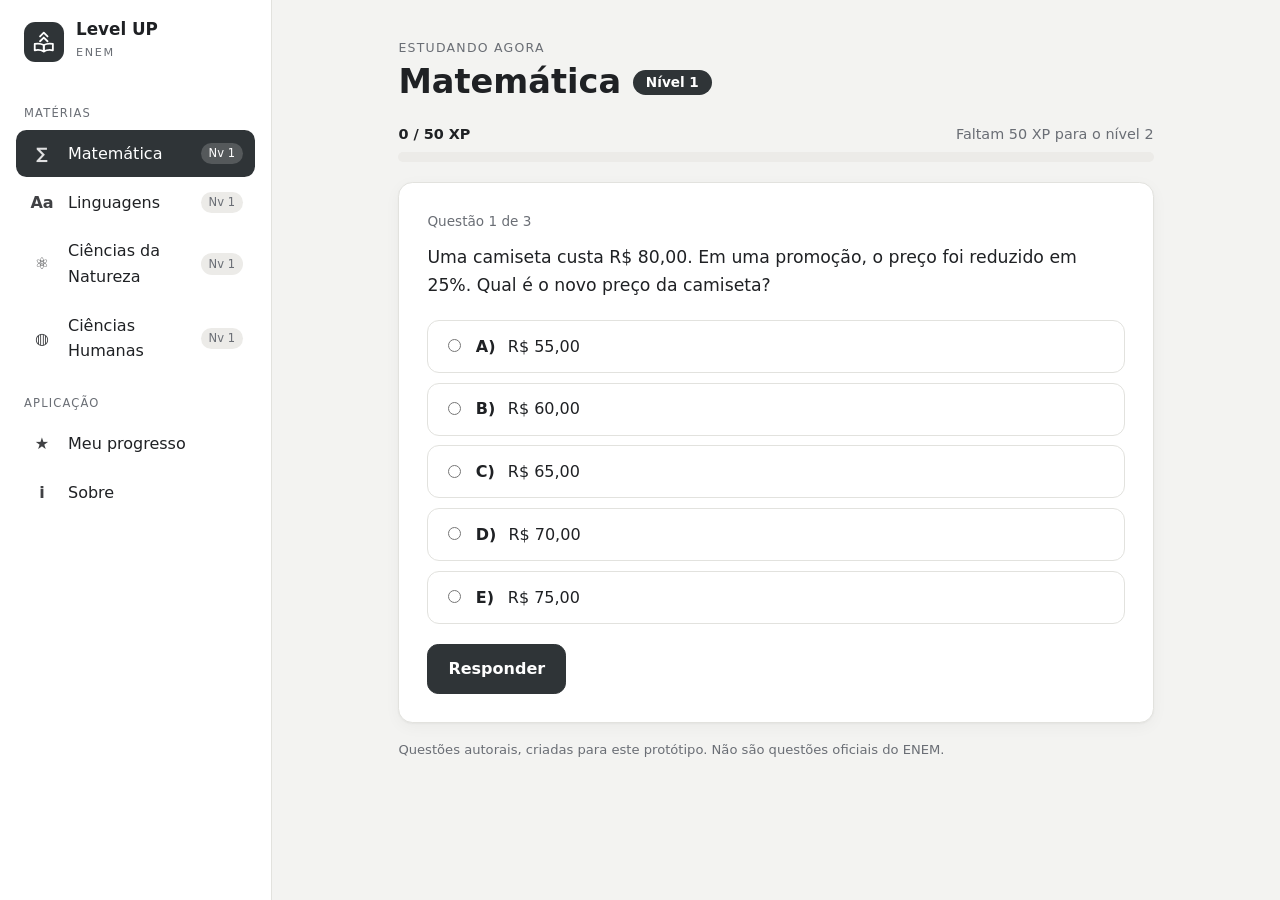
<file: index.html>
<!doctype html>
<html lang="pt-BR">
  <head>
    <meta charset="UTF-8" />
    <meta name="viewport" content="width=device-width, initial-scale=1.0" />
    <title>Level UP ENEM</title>

    <!-- Ícone da aba (Emoji de livro) -->
    <link
      rel="icon"
      href="data:image/svg+xml,<svg xmlns=%22http://www.w3.org/2000/svg%22 viewBox=%220 0 100 100%22><text y=%22.9em%22 font-size=%2290%22>📖</text></svg>"
    />

    <link rel="stylesheet" href="style.css" />
  </head>
  <body>
    <a class="pular" href="#conteudo">Pular para o conteúdo</a>

    <div class="app">
      <!-- Barra superior: só aparece no celular/tablet -->
      <header class="topbar">
        <button
          type="button"
          id="btn-menu"
          class="btn-menu"
          aria-label="Abrir menu"
          aria-expanded="false"
          aria-controls="sidebar"
        >
          ☰
        </button>
        <span class="topbar-nome">Level UP ENEM</span>
      </header>

      <!-- Fundo escurecido atrás do menu no celular -->
      <div class="overlay" id="overlay"></div>

      <!-- Menu lateral esquerdo -->
      <aside class="sidebar" id="sidebar" aria-label="Menu lateral">
        <div class="marca">
          <span class="marca-logo" aria-hidden="true">
            <!-- Ícone: livro aberto (estudo) + dois chevrons subindo (level up) -->
            <svg
              viewBox="0 0 24 24"
              fill="none"
              stroke="currentColor"
              stroke-width="1.7"
              stroke-linecap="round"
              stroke-linejoin="round"
            >
              <path
                d="M12 21C9.5 19.7 6.5 19.3 3.5 20V14C6.5 13.3 9.5 13.7 12 15Z"
              />
              <path
                d="M12 21C14.5 19.7 17.5 19.3 20.5 20V14C17.5 13.3 14.5 13.7 12 15Z"
              />
              <path d="M8.5 7L12 3.5L15.5 7" />
              <path d="M8.5 11.5L12 8L15.5 11.5" />
            </svg>
          </span>
          <div>
            <strong>Level UP</strong>
            <small>ENEM</small>
          </div>
        </div>

        <nav aria-label="Navegação principal">
          <p class="nav-titulo">Matérias</p>
          <!-- Os botões das matérias são criados pelo JavaScript (app.js) -->
          <ul class="nav-lista" id="menu-materias"></ul>

          <p class="nav-titulo">Aplicação</p>
          <ul class="nav-lista">
            <li>
              <button type="button" class="nav-item" data-view="progresso">
                <span class="nav-icone" aria-hidden="true">★</span>
                <span class="nav-nome">Meu progresso</span>
              </button>
            </li>
            <li>
              <button type="button" class="nav-item" data-view="sobre">
                <span class="nav-icone" aria-hidden="true">i</span>
                <span class="nav-nome">Sobre</span>
              </button>
            </li>
          </ul>
        </nav>
      </aside>

      <!-- Conteúdo central -->
      <main class="conteudo" id="conteudo" tabindex="-1">
        <!-- TELA 1: estudo das questões -->
        <section id="view-estudo" aria-labelledby="titulo-estudo">
          <header class="cabecalho">
            <div>
              <p class="eyebrow">Estudando agora</p>
              <h1 id="titulo-estudo">
                <span id="titulo-materia">Matéria</span>
                <span class="selo-nivel" id="selo-nivel">Nível 1</span>
              </h1>
            </div>
          </header>

          <div class="xp">
            <div class="xp-texto">
              <span id="xp-texto">0 / 50 XP</span>
              <span id="xp-falta" class="suave"></span>
            </div>
            <div
              class="barra"
              id="barra"
              role="progressbar"
              aria-label="XP no nível atual"
              aria-valuemin="0"
              aria-valuemax="50"
              aria-valuenow="0"
            >
              <div class="barra-preenchida" id="barra-preenchida"></div>
            </div>
          </div>

          <article class="cartao">
            <p class="contador" id="contador">Questão 1 de 3</p>
            <p class="enunciado" id="enunciado"></p>

            <form id="form-resposta">
              <fieldset class="alternativas-grupo">
                <legend class="sr-only">Escolha a alternativa correta</legend>
                <div id="alternativas"></div>
              </fieldset>

              <div class="acoes">
                <button
                  type="submit"
                  class="btn btn-primario"
                  id="btn-responder"
                >
                  Responder
                </button>
                <button type="button" class="btn" id="btn-proxima" hidden>
                  Próxima questão
                </button>
              </div>
            </form>

            <div id="feedback" class="feedback" aria-live="polite"></div>
          </article>

          <p class="aviso">
            Questões autorais, criadas para este protótipo. Não são questões
            oficiais do ENEM.
          </p>
        </section>

        <!-- TELA 2: progresso geral -->
        <section id="view-progresso" aria-labelledby="titulo-progresso" hidden>
          <header class="cabecalho">
            <div>
              <p class="eyebrow">Resumo</p>
              <h1 id="titulo-progresso">Meu progresso</h1>
            </div>
          </header>

          <p class="resumo" id="resumo-total"></p>
          <ul class="prog-lista" id="lista-progresso"></ul>

          <button type="button" class="btn btn-perigo" id="btn-zerar">
            Zerar progresso
          </button>
        </section>

        <!-- TELA 3: sobre -->
        <section id="view-sobre" aria-labelledby="titulo-sobre" hidden>
          <header class="cabecalho">
            <div>
              <p class="eyebrow">Protótipo</p>
              <h1 id="titulo-sobre">Sobre o Level UP ENEM</h1>
            </div>
          </header>

          <article class="cartao texto-corrido">
            <p>
              O Level UP ENEM é um protótipo de plataforma de estudos para
              estudantes do ensino médio. A ideia é transformar a prática de
              questões em um jogo: cada matéria tem o seu próprio nível, e o
              progresso aparece na hora.
            </p>
            <h2>Regras desta versão</h2>
            <ul>
              <li>Cada acerto vale 10 XP na matéria em que você está.</li>
              <li>A cada 50 XP você sobe um nível naquela matéria.</li>
              <li>
                Só a primeira tentativa de cada questão conta XP. Você pode
                rever as questões depois, sem ganhar XP de novo.
              </li>
              <li>
                O progresso fica salvo neste navegador (armazenamento local). Se
                você limpar os dados do navegador, ele é perdido.
              </li>
            </ul>
          </article>
        </section>
      </main>
    </div>

    <!-- Ordem importa: primeiro os dados, depois a lógica -->
    <script src="questoes.js"></script>
<script src="app.js"></script>
  </body>
</html>
</file>
<file: style.css>
/* =========================================================
   Level UP ENEM — estilos
   Paleta neutra (cinzas) com acento grafite.
   As cores ficam em variáveis (--nome) para mudar tudo num só lugar.
   ========================================================= */

:root {
  --bg: #f3f3f1;
  --superficie: #ffffff;
  --borda: #e2e2de;
  --texto: #1f2124;
  --texto-suave: #6a6e75;
  --acento: #2f3437;
  --acento-texto: #ffffff;
  --realce: #ecebe8;
  --ok: #2c7a4b;
  --ok-fundo: #e7f2eb;
  --erro: #b03b2c;
  --erro-fundo: #f8e8e5;
  --raio: 0.9rem;
  --sombra: 0 1px 2px rgba(0, 0, 0, 0.04), 0 4px 16px rgba(0, 0, 0, 0.04);
  --largura-menu: 17rem;
}

/* Modo escuro automático, se o aparelho do usuário estiver no escuro */
@media (prefers-color-scheme: dark) {
  :root {
    --bg: #161718;
    --superficie: #1f2022;
    --borda: #303235;
    --texto: #ecedee;
    --texto-suave: #9a9ea5;
    --acento: #e8e8e6;
    --acento-texto: #1a1b1c;
    --realce: #2a2c2f;
    --ok: #6cc28c;
    --ok-fundo: #1d2e24;
    --erro: #ee8a7b;
    --erro-fundo: #342220;
    --sombra: none;
  }
}

*,
*::before,
*::after {
  box-sizing: border-box;
}

body {
  margin: 0;
  background: var(--bg);
  color: var(--texto);
  font-family: system-ui, -apple-system, "Segoe UI", Roboto, sans-serif;
  line-height: 1.6;
}

button {
  font: inherit;
  color: inherit;
}

:focus-visible {
  outline: 3px solid var(--acento);
  outline-offset: 2px;
}

/* Texto só para leitor de tela */
.sr-only {
  position: absolute;
  width: 1px;
  height: 1px;
  overflow: hidden;
  clip: rect(0 0 0 0);
  white-space: nowrap;
}

/* Link "pular para o conteúdo" (aparece só ao navegar pelo teclado) */
.pular {
  position: absolute;
  left: 0.5rem;
  top: -4rem;
  background: var(--acento);
  color: var(--acento-texto);
  padding: 0.5rem 1rem;
  border-radius: 0.5rem;
  z-index: 100;
}
.pular:focus {
  top: 0.5rem;
}

/* ---------- Estrutura geral: menu à esquerda + conteúdo ---------- */
.app {
  display: grid;
  grid-template-columns: var(--largura-menu) 1fr;
  min-height: 100vh;
}

.topbar,
.overlay {
  display: none; /* só aparecem no celular */
}

/* ---------- Menu lateral ---------- */
.sidebar {
  position: sticky;
  top: 0;
  height: 100vh;
  overflow-y: auto;
  background: var(--superficie);
  border-right: 1px solid var(--borda);
  padding: 1.25rem 1rem;
}

.marca {
  display: flex;
  align-items: center;
  gap: 0.75rem;
  padding: 0 0.5rem 1.25rem;
}
.marca-logo {
  display: grid;
  place-items: center;
  width: 2.5rem;
  height: 2.5rem;
  border-radius: 0.7rem;
  background: var(--acento);
  color: var(--acento-texto);
}

.marca-logo svg {
  width: 1.6rem;
  height: 1.6rem;
}

.marca strong {
  display: block;
  line-height: 1.1;
  font-size: 1.05rem;
}
.marca small {
  color: var(--texto-suave);
  letter-spacing: 0.15em;
  font-size: 0.7rem;
}

.nav-titulo {
  margin: 1.25rem 0.5rem 0.5rem;
  font-size: 0.72rem;
  text-transform: uppercase;
  letter-spacing: 0.1em;
  color: var(--texto-suave);
}

.nav-lista {
  list-style: none;
  margin: 0;
  padding: 0;
  display: grid;
  gap: 0.15rem;
}

.nav-item {
  width: 100%;
  display: flex;
  align-items: center;
  gap: 0.75rem;
  padding: 0.65rem 0.75rem;
  background: none;
  border: 0;
  border-radius: 0.65rem;
  cursor: pointer;
  text-align: left;
}
.nav-item:hover {
  background: var(--realce);
}
.nav-item.ativo {
  background: var(--acento);
  color: var(--acento-texto);
}
.nav-icone {
  width: 1.75rem;
  text-align: center;
  font-weight: 700;
  opacity: 0.85;
}
.nav-nome {
  flex: 1;
}
.nav-nivel {
  font-size: 0.72rem;
  padding: 0.1rem 0.5rem;
  border-radius: 999px;
  background: var(--realce);
  color: var(--texto-suave);
}
.nav-item.ativo .nav-nivel {
  background: rgba(255, 255, 255, 0.18);
  color: inherit;
}

/* ---------- Conteúdo central ---------- */
.conteudo {
  width: 100%;
  max-width: 52rem;
  margin-inline: auto;
  padding: clamp(1rem, 3vw, 2.5rem);
}
.conteudo:focus {
  outline: none;
}

.cabecalho {
  margin-bottom: 1.25rem;
}
.eyebrow {
  margin: 0 0 0.25rem;
  font-size: 0.78rem;
  text-transform: uppercase;
  letter-spacing: 0.1em;
  color: var(--texto-suave);
}
h1 {
  margin: 0;
  display: flex;
  flex-wrap: wrap;
  align-items: center;
  gap: 0.75rem;
  font-size: clamp(1.5rem, 4vw, 2.1rem);
  line-height: 1.2;
}
h2 {
  font-size: 1.1rem;
}

.selo-nivel {
  font-size: 0.85rem;
  font-weight: 600;
  padding: 0.25rem 0.8rem;
  border-radius: 999px;
  background: var(--acento);
  color: var(--acento-texto);
}
.selo-nivel.subiu {
  animation: pulso 0.7s ease;
}
@keyframes pulso {
  0% { transform: scale(1); }
  40% { transform: scale(1.25); }
  100% { transform: scale(1); }
}

/* ---------- Barra de XP ---------- */
.xp {
  margin-bottom: 1.25rem;
}
.xp-texto {
  display: flex;
  flex-wrap: wrap;
  justify-content: space-between;
  gap: 0.25rem 1rem;
  margin-bottom: 0.4rem;
  font-size: 0.9rem;
  font-weight: 600;
}
.suave {
  color: var(--texto-suave);
  font-weight: 400;
}
.barra {
  height: 0.6rem;
  border-radius: 999px;
  background: var(--realce);
  overflow: hidden;
}
.barra-preenchida {
  height: 100%;
  width: 0;
  border-radius: 999px;
  background: var(--acento);
  transition: width 0.4s ease;
}

/* ---------- Cartão da questão ---------- */
.cartao {
  background: var(--superficie);
  border: 1px solid var(--borda);
  border-radius: var(--raio);
  box-shadow: var(--sombra);
  padding: clamp(1rem, 3vw, 1.75rem);
}
.contador {
  margin: 0 0 0.75rem;
  font-size: 0.85rem;
  color: var(--texto-suave);
}
.enunciado {
  margin: 0 0 1.25rem;
  font-size: 1.08rem;
}

.alternativas-grupo {
  border: 0;
  padding: 0;
  margin: 0;
  min-width: 0;
}
#alternativas {
  display: grid;
  gap: 0.6rem;
}

.alternativa {
  display: flex;
  align-items: flex-start;
  gap: 0.75rem;
  padding: 0.8rem 0.9rem;
  border: 1.5px solid var(--borda);
  border-radius: 0.75rem;
  cursor: pointer;
  transition: border-color 0.15s, background 0.15s;
}
.alternativa:hover {
  border-color: var(--texto-suave);
}
.alternativa:has(input:checked) {
  border-color: var(--acento);
  background: var(--realce);
}
.alternativa input {
  margin-top: 0.35rem;
  accent-color: var(--acento);
}
.alternativa .letra {
  font-weight: 700;
  min-width: 1.25rem;
}

/* Depois de responder: além da cor, usamos símbolos (✓ e ✗) */
.alternativa.correta {
  border-color: var(--ok);
  background: var(--ok-fundo);
}
.alternativa.correta .texto::after {
  content: "  ✓";
  color: var(--ok);
  font-weight: 700;
}
.alternativa.errada {
  border-color: var(--erro);
  background: var(--erro-fundo);
}
.alternativa.errada .texto::after {
  content: "  ✗";
  color: var(--erro);
  font-weight: 700;
}
.alternativa.bloqueada {
  cursor: default;
}

/* ---------- Botões ---------- */
.acoes {
  display: flex;
  flex-wrap: wrap;
  gap: 0.6rem;
  margin-top: 1.25rem;
}
.btn {
  padding: 0.7rem 1.25rem;
  border: 1.5px solid var(--borda);
  border-radius: 0.7rem;
  background: var(--superficie);
  cursor: pointer;
  font-weight: 600;
}
.btn:hover:not(:disabled) {
  border-color: var(--texto-suave);
}
.btn:disabled {
  opacity: 0.5;
  cursor: not-allowed;
}
.btn-primario {
  background: var(--acento);
  border-color: var(--acento);
  color: var(--acento-texto);
}
.btn-perigo {
  margin-top: 1.5rem;
  color: var(--erro);
  border-color: var(--erro);
}
[hidden] {
  display: none !important;
}

/* ---------- Feedback ---------- */
.feedback:not(:empty) {
  margin-top: 1.25rem;
  padding: 0.9rem 1rem;
  border-radius: 0.75rem;
  border: 1.5px solid var(--borda);
  background: var(--realce);
}
.feedback p {
  margin: 0;
}
.feedback p + p {
  margin-top: 0.4rem;
}
.feedback-ok {
  border-color: var(--ok) !important;
  background: var(--ok-fundo) !important;
}
.feedback-erro {
  border-color: var(--erro) !important;
  background: var(--erro-fundo) !important;
}

.aviso {
  margin-top: 1rem;
  font-size: 0.82rem;
  color: var(--texto-suave);
}

/* ---------- Tela de progresso ---------- */
.resumo {
  margin: 0 0 1rem;
  font-weight: 600;
}
.prog-lista {
  list-style: none;
  margin: 0;
  padding: 0;
  display: grid;
  gap: 0.75rem;
  grid-template-columns: repeat(auto-fit, minmax(15rem, 1fr));
}
.prog-item {
  background: var(--superficie);
  border: 1px solid var(--borda);
  border-radius: var(--raio);
  padding: 1rem 1.1rem;
}
.prog-item h2 {
  margin: 0 0 0.6rem;
  display: flex;
  justify-content: space-between;
  align-items: center;
  gap: 0.5rem;
}
/* O selo nunca encolhe nem quebra linha; quem quebra é o nome da matéria */
.prog-item .selo-nivel {
  flex-shrink: 0;
  white-space: nowrap;
}
.prog-item p {
  margin: 0.5rem 0 0;
  font-size: 0.85rem;
  color: var(--texto-suave);
}

/* ---------- Tela "Sobre" ---------- */
.texto-corrido p {
  margin-top: 0;
}
.texto-corrido h2 {
  margin-bottom: 0.4rem;
}
.texto-corrido ul {
  margin: 0;
  padding-left: 1.2rem;
}
.texto-corrido li {
  margin-bottom: 0.4rem;
}

/* =========================================================
   Responsividade: celular e tablet (até 900px)
   O menu lateral vira uma gaveta que abre pelo botão ☰
   ========================================================= */
@media (max-width: 900px) {
  .app {
    grid-template-columns: 1fr;
  }

  .topbar {
    display: flex;
    align-items: center;
    gap: 0.75rem;
    position: sticky;
    top: 0;
    z-index: 20;
    padding: 0.6rem 1rem;
    background: var(--superficie);
    border-bottom: 1px solid var(--borda);
  }
  .btn-menu {
    width: 2.6rem;
    height: 2.6rem;
    font-size: 1.3rem;
    border: 1.5px solid var(--borda);
    border-radius: 0.6rem;
    background: var(--superficie);
    cursor: pointer;
  }
  .topbar-nome {
    font-weight: 700;
  }

  .sidebar {
    position: fixed;
    inset: 0 auto 0 0;
    width: min(var(--largura-menu), 85vw);
    z-index: 40;
    transform: translateX(-100%);
    visibility: hidden; /* menu fechado não recebe foco do teclado */
    transition: transform 0.25s ease, visibility 0.25s;
  }
  body.menu-aberto .sidebar {
    transform: none;
    visibility: visible;
  }

  .overlay {
    position: fixed;
    inset: 0;
    z-index: 30;
    background: rgba(0, 0, 0, 0.4);
  }
  body.menu-aberto .overlay {
    display: block;
  }
}

/* Respeita quem prefere menos animação */
@media (prefers-reduced-motion: reduce) {
  *,
  *::before,
  *::after {
    animation: none !important;
    transition: none !important;
  }
}
</file>
